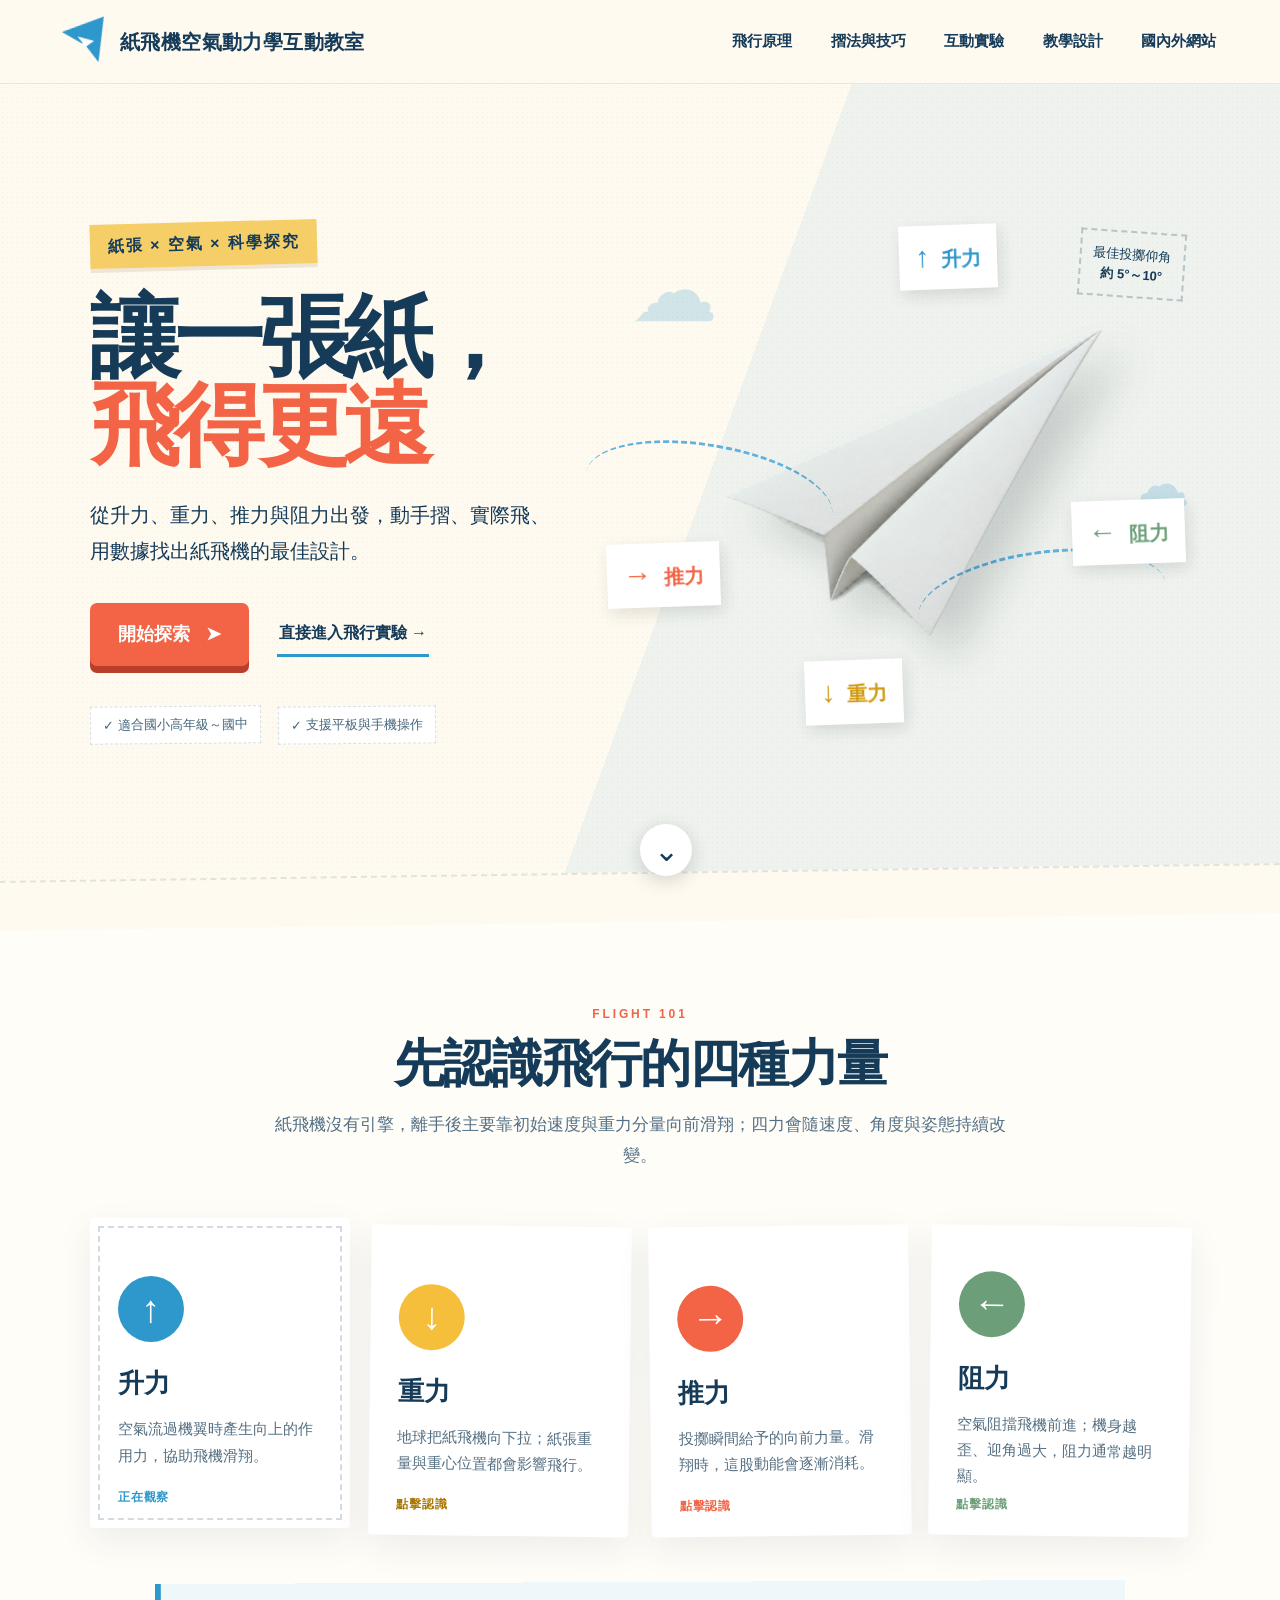
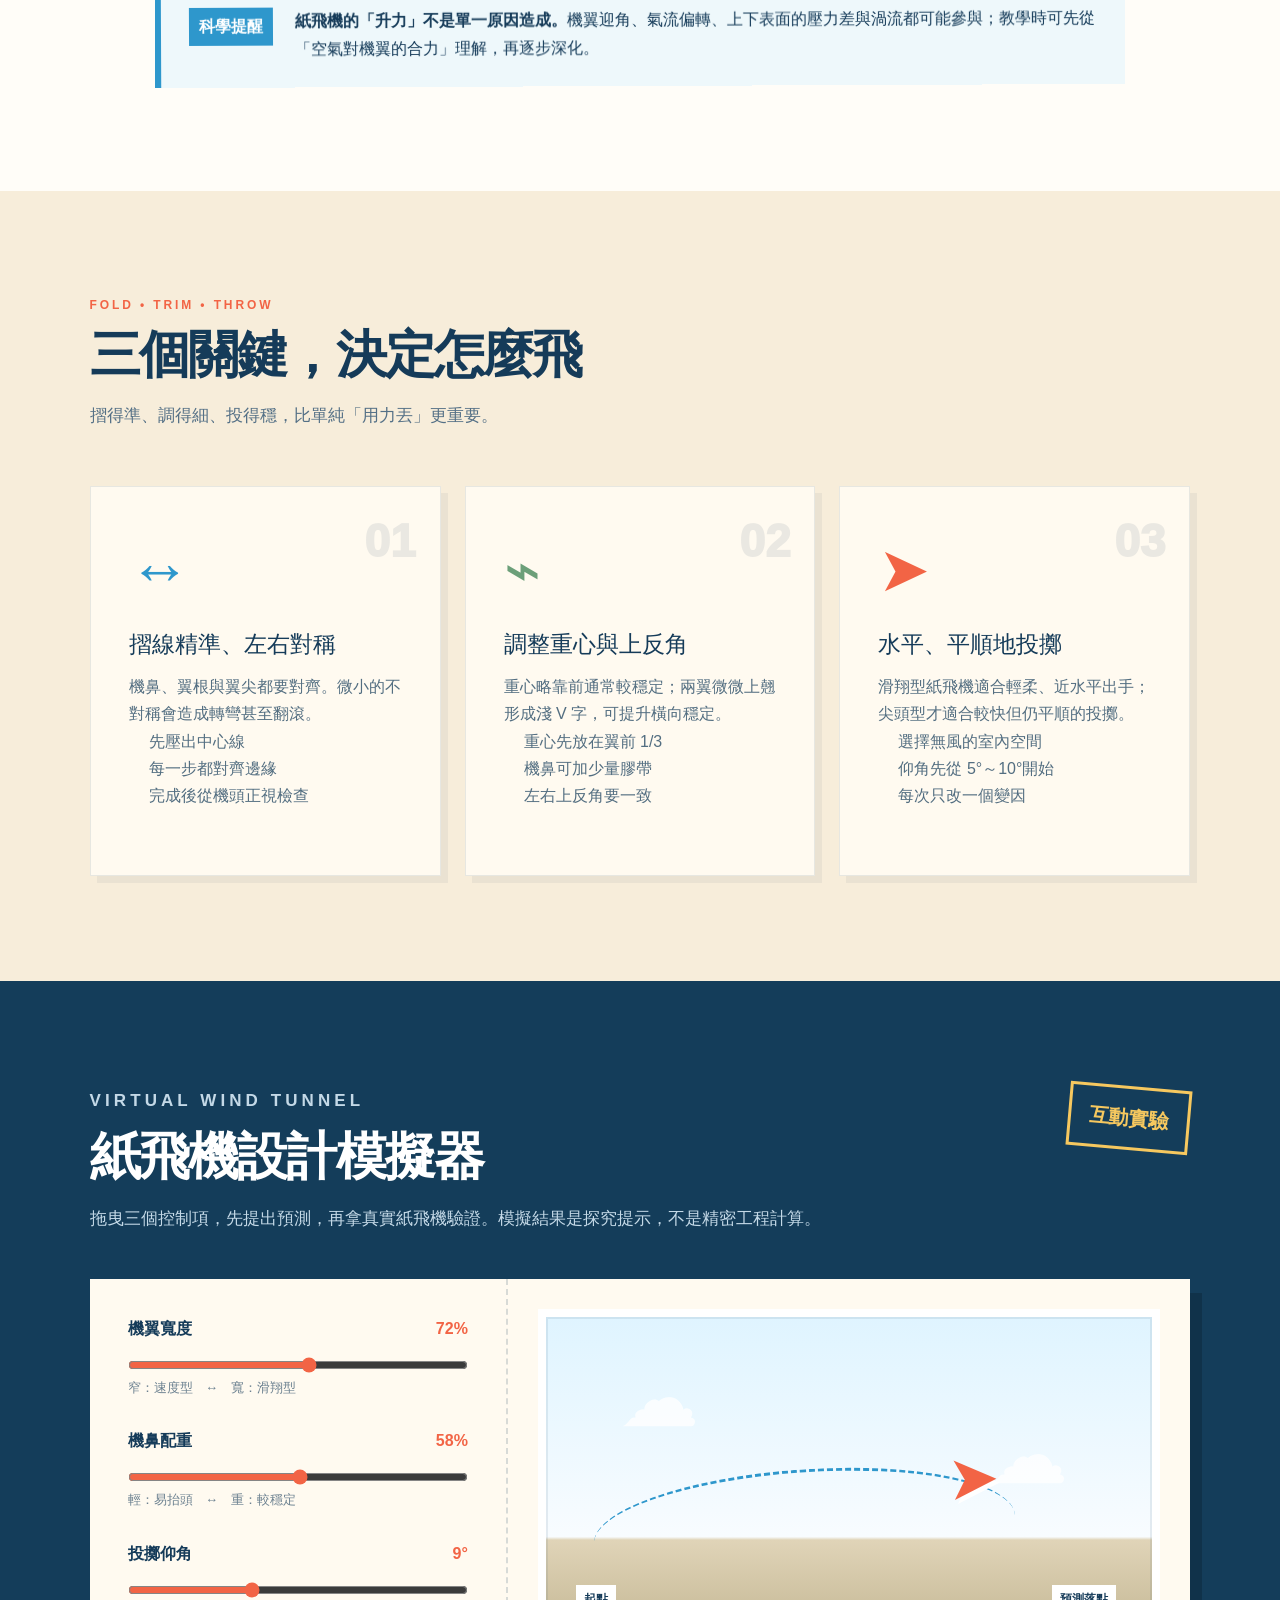
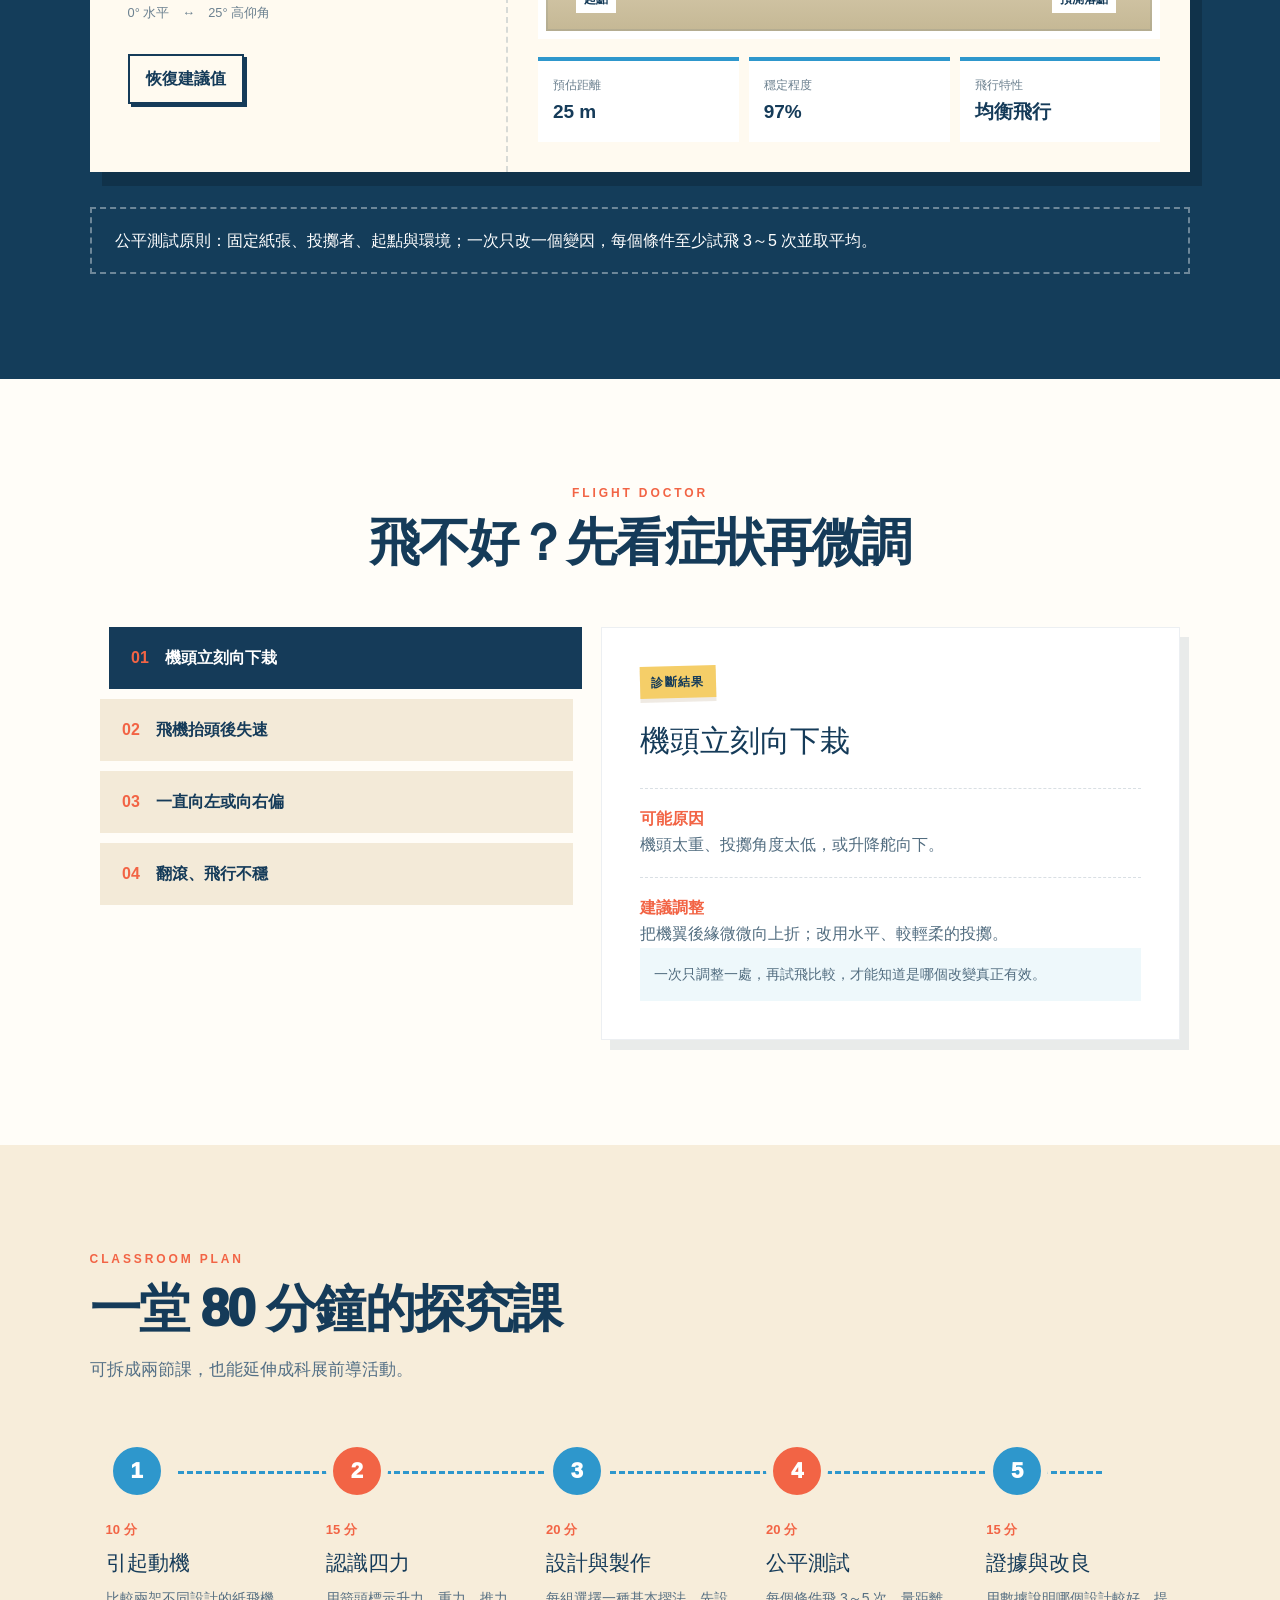
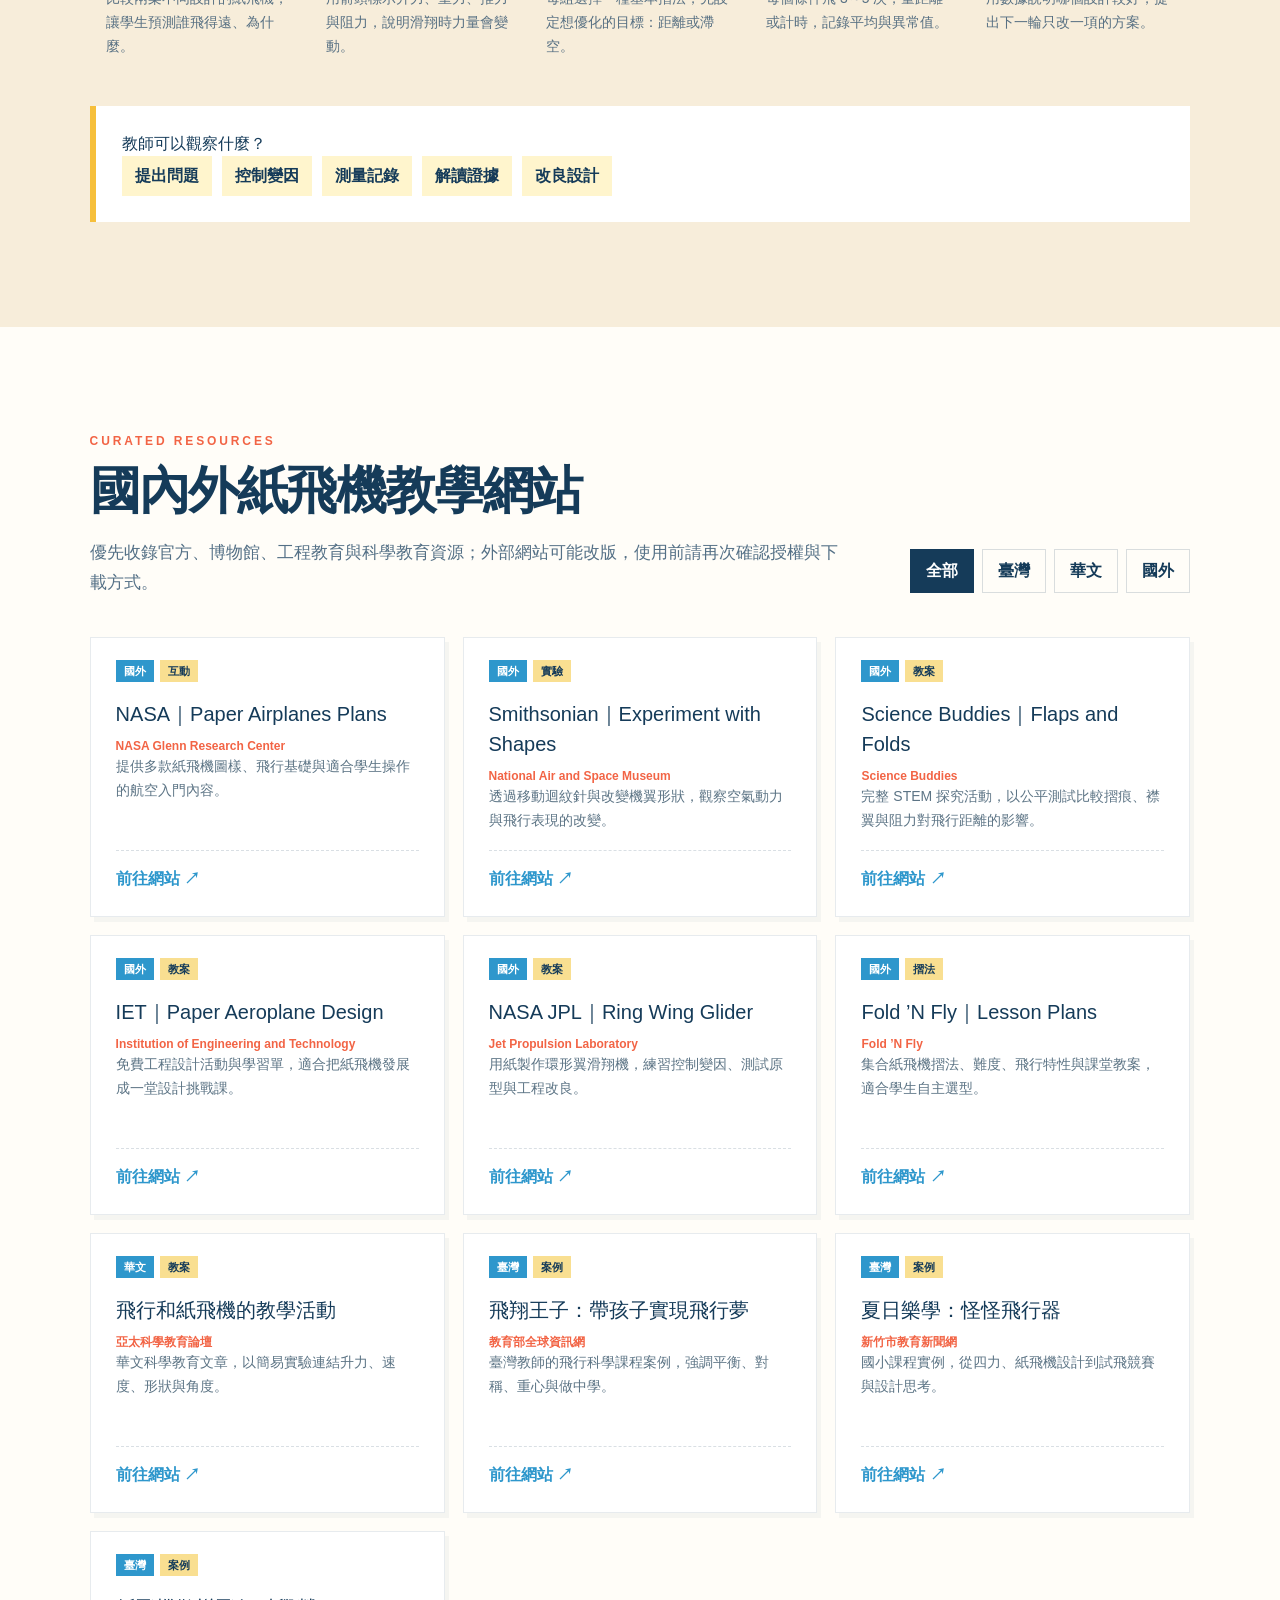
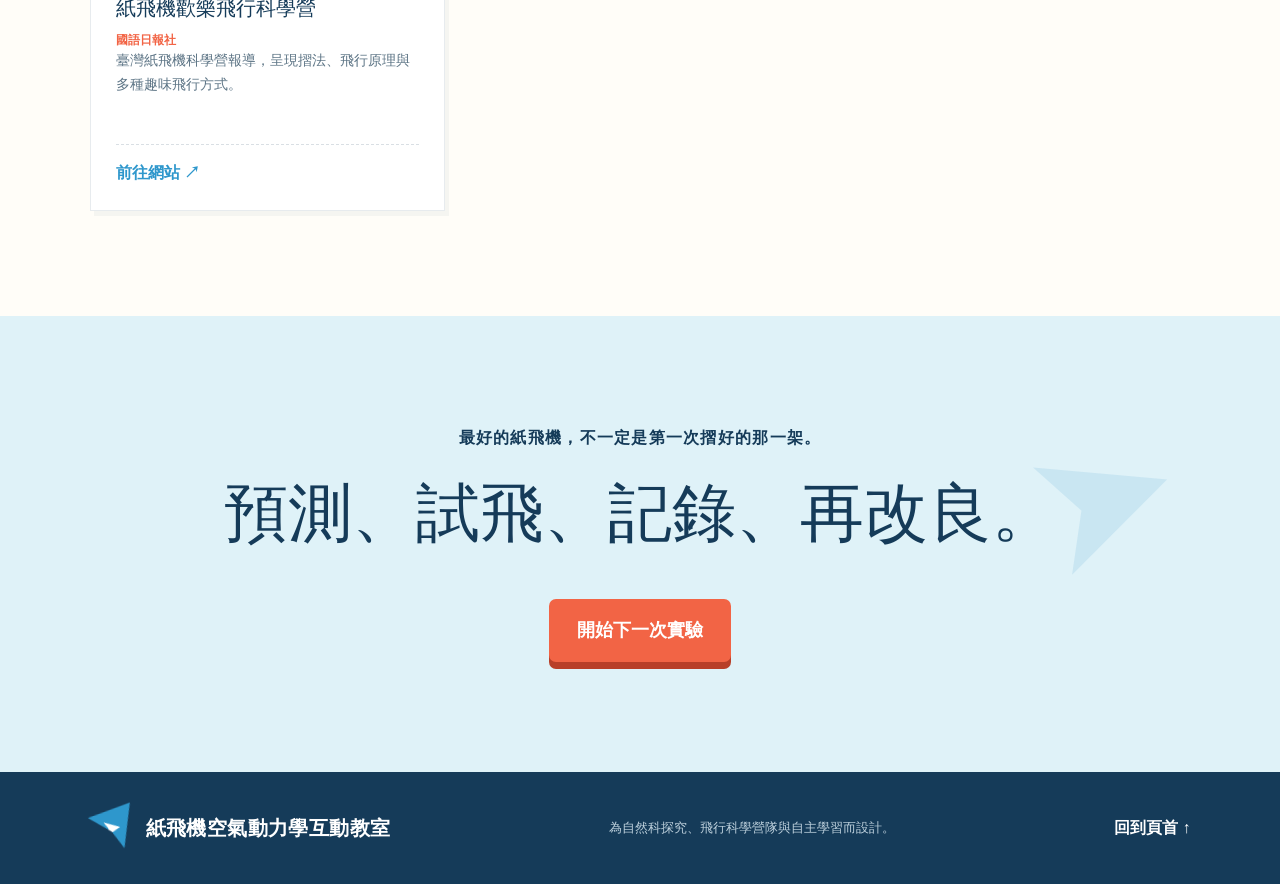
<file: index.html>
<html lang="zh-Hant"><head><meta charset="utf-8"><meta name="viewport" content="width=device-width, initial-scale=1"><link rel="preload" as="image" href="hero-plane.png"><link rel="stylesheet" href="assets/index.css" data-rsc-css-href="assets/index.css" data-precedence="vite-rsc/importer-resources"><title>紙飛機空氣動力學互動教室</title><meta name="description" content="從飛行四力、重心、摺法與投擲技巧到互動模擬、課堂探究及國內外紙飛機教學資源。"><link rel="shortcut icon" href="data:image/svg+xml,%3Csvg%20xmlns%3D%22http%3A%2F%2Fwww.w3.org%2F2000%2Fsvg%22%20data-codex-favicon-badge%3D%22codex-favicon-badge%22%20width%3D%2232%22%20height%3D%2232%22%20viewBox%3D%220%200%2032%2032%22%3E%3Cimage%20href%3D%22data%3Aimage%2Fbmp%3Bbase64%2CiVBORw0KGgoAAAANSUhEUgAAACAAAAAgCAYAAABzenr0AAACcUlEQVR4nOyXS2gTURSG%2F3MnsS%2FjrlSIGx9gKj4qZBHwgQou3LhS0I1oUXChoAtbajddGU0QxaUPRCzoogsXLtyKBV0ptEXTCl2JKIobE2gec48nhqTJ3OYxZJqB0n%2BRyZx7zz3f3Dn33DsKPkvBZwVWMu59xFuYsI0tE5A0shTEzMw5ytQbFKfZ6t2eGhLnUNlUYEsvsf6ERORvzXjVN%2FuecZhtvJC%2Fh9BIjLwA3psdplFnU%2B94KiqQr2TgsOnGOQLdSMcjD8q2mifUNiabBi9hByXAyJ4nfN7ZpDTurxS85EYbBCLZMz4fNgB2PeUhcTwCd7rmNDAj2sihCKFsfdwAEPIY3CtiBCB0NXMSiEr%2BVCfhH7hUK8GayfdluPYAJMtfNunyK63xZtUAUOi%2BXoLgNGrAoOX3fUGrU9XFKACPlUlu%2FSGXs632X54BjbeyhjU6rArA3CX6KQt0jP%2FPlg8ARUltT0iNPyYIxSSx0QER2tTlaW5lxoqvdlGiTeou3HoYpXy5oVN1oBhnh8zsBGWRdDZ0VhpXLn7gAd8AZP%2BwrDz2l%2B9r6kD36MLhgLJvM1NMOlblB6flRb%2FO5NRV3N35G22Kq05KywAjqVBA6Slh7CcjNWmjmM70BbEk%2B%2BgFeKgKQJ%2FCAbn0N%2BxN%2BgQ8ViUHSGFTs87yVgbgsdbPA14AzMOlWOGrAcA2f2nB9bNpwnO4kBTuj%2BEc5gyAzJ3BWblM1XWUGqY13XTaNx9EXBoTQEtb%2BTuycHLiKBXKBseKZ%2BoZS8UsNk%2B7ecL3bHxwod7Iw9Mckq%2BV3fJVZPjKlGvbwuLjGH1ztrW9G7Yr31fBPwAAAP%2F%2Fng4d1gAAAAZJREFUAwC9Nrc5jR3UfAAAAABJRU5ErkJggg%3D%3D%22%20width%3D%2232%22%20height%3D%2232%22%20opacity%3D%220.3%22%20%2F%3E%3Cpath%20d%3D%22M3.04536%204.45259C2.7582%203.60299%203.60299%202.7582%204.45259%203.04536L14.1828%206.33403C15.1637%206.66558%2015.0872%208.08006%2014.0715%208.39045L10.2994%209.54319C9.93919%209.65327%209.65327%209.93919%209.54319%2010.2994L8.39046%2014.0715C8.08007%2015.0872%206.66558%2015.1637%206.33404%2014.1828L3.04536%204.45259Z%22%20fill%3D%22black%22%20stroke%3D%22white%22%20stroke-width%3D%221.5%22%20stroke-linejoin%3D%22round%22%20paint-order%3D%22stroke%20fill%22%20transform%3D%22translate(-2%20-2)%20scale(2.1)%22%20%2F%3E%3C%2Fsvg%3E" data-codex-favicon-badge="true" data-codex-original-favicon-href="/favicon.svg"><link rel="icon" href="data:image/svg+xml,%3Csvg%20xmlns%3D%22http%3A%2F%2Fwww.w3.org%2F2000%2Fsvg%22%20data-codex-favicon-badge%3D%22codex-favicon-badge%22%20width%3D%2232%22%20height%3D%2232%22%20viewBox%3D%220%200%2032%2032%22%3E%3Cimage%20href%3D%22data%3Aimage%2Fbmp%3Bbase64%2CiVBORw0KGgoAAAANSUhEUgAAACAAAAAgCAYAAABzenr0AAACcUlEQVR4nOyXS2gTURSG%2F3MnsS%2FjrlSIGx9gKj4qZBHwgQou3LhS0I1oUXChoAtbajddGU0QxaUPRCzoogsXLtyKBV0ptEXTCl2JKIobE2gec48nhqTJ3OYxZJqB0n%2BRyZx7zz3f3Dn33DsKPkvBZwVWMu59xFuYsI0tE5A0shTEzMw5ytQbFKfZ6t2eGhLnUNlUYEsvsf6ERORvzXjVN%2FuecZhtvJC%2Fh9BIjLwA3psdplFnU%2B94KiqQr2TgsOnGOQLdSMcjD8q2mifUNiabBi9hByXAyJ4nfN7ZpDTurxS85EYbBCLZMz4fNgB2PeUhcTwCd7rmNDAj2sihCKFsfdwAEPIY3CtiBCB0NXMSiEr%2BVCfhH7hUK8GayfdluPYAJMtfNunyK63xZtUAUOi%2BXoLgNGrAoOX3fUGrU9XFKACPlUlu%2FSGXs632X54BjbeyhjU6rArA3CX6KQt0jP%2FPlg8ARUltT0iNPyYIxSSx0QER2tTlaW5lxoqvdlGiTeou3HoYpXy5oVN1oBhnh8zsBGWRdDZ0VhpXLn7gAd8AZP%2BwrDz2l%2B9r6kD36MLhgLJvM1NMOlblB6flRb%2FO5NRV3N35G22Kq05KywAjqVBA6Slh7CcjNWmjmM70BbEk%2B%2BgFeKgKQJ%2FCAbn0N%2BxN%2BgQ8ViUHSGFTs87yVgbgsdbPA14AzMOlWOGrAcA2f2nB9bNpwnO4kBTuj%2BEc5gyAzJ3BWblM1XWUGqY13XTaNx9EXBoTQEtb%2BTuycHLiKBXKBseKZ%2BoZS8UsNk%2B7ecL3bHxwod7Iw9Mckq%2BV3fJVZPjKlGvbwuLjGH1ztrW9G7Yr31fBPwAAAP%2F%2Fng4d1gAAAAZJREFUAwC9Nrc5jR3UfAAAAABJRU5ErkJggg%3D%3D%22%20width%3D%2232%22%20height%3D%2232%22%20opacity%3D%220.3%22%20%2F%3E%3Cpath%20d%3D%22M3.04536%204.45259C2.7582%203.60299%203.60299%202.7582%204.45259%203.04536L14.1828%206.33403C15.1637%206.66558%2015.0872%208.08006%2014.0715%208.39045L10.2994%209.54319C9.93919%209.65327%209.65327%209.93919%209.54319%2010.2994L8.39046%2014.0715C8.08007%2015.0872%206.66558%2015.1637%206.33404%2014.1828L3.04536%204.45259Z%22%20fill%3D%22black%22%20stroke%3D%22white%22%20stroke-width%3D%221.5%22%20stroke-linejoin%3D%22round%22%20paint-order%3D%22stroke%20fill%22%20transform%3D%22translate(-2%20-2)%20scale(2.1)%22%20%2F%3E%3C%2Fsvg%3E" data-codex-favicon-badge="true" data-codex-original-favicon-href="/favicon.svg"><meta name="codex-preview" content="development">









<style data-vinext-fonts="">/* cyrillic-ext */

/* cyrillic */

/* vietnamese */

/* latin-ext */

/* latin */


.__font_geist_0tvmz3h { font-family: 'Geist', sans-serif; }

.__variable_geist_0tvmz3h { --font-geist-sans: 'Geist', sans-serif; }

/* cyrillic-ext */

/* cyrillic */

/* symbols2 */

/* vietnamese */

/* latin-ext */

/* latin */


.__font_geist_mono_1diim1n { font-family: 'Geist Mono', sans-serif; }

.__variable_geist_mono_1diim1n { --font-geist-mono: 'Geist Mono', sans-serif; }
</style>
<meta property="og:type" content="website">
<meta property="og:title" content="紙飛機空氣動力學互動教室｜互動數位教材">
<meta property="og:description" content="從飛行四力、摺法與投擲技巧到互動模擬、課堂探究與教學資源，讓一張紙飛得更遠。">
<meta property="og:url" content="https://prayer168.github.io/paper-airplane-aerodynamics/">
<meta property="og:image" content="https://prayer168.github.io/paper-airplane-aerodynamics/assets/images/og-cover.png">
<meta property="og:image:width" content="1200">
<meta property="og:image:height" content="630">
<meta property="og:site_name" content="紙飛機空氣動力學互動教室">
<meta property="og:locale" content="zh_TW">
<meta name="twitter:card" content="summary_large_image">
<meta name="twitter:image" content="https://prayer168.github.io/paper-airplane-aerodynamics/assets/images/og-cover.png">
<link rel="shortcut icon" href="data:image/svg+xml,%3Csvg%20xmlns%3D%22http%3A%2F%2Fwww.w3.org%2F2000%2Fsvg%22%20data-codex-favicon-badge%3D%22codex-favicon-badge%22%20width%3D%2232%22%20height%3D%2232%22%20viewBox%3D%220%200%2032%2032%22%3E%3Cimage%20href%3D%22data%3Aimage%2Fbmp%3Bbase64%2CiVBORw0KGgoAAAANSUhEUgAAACAAAAAgCAYAAABzenr0AAACcUlEQVR4nOyXS2gTURSG%2F3MnsS%2FjrlSIGx9gKj4qZBHwgQou3LhS0I1oUXChoAtbajddGU0QxaUPRCzoogsXLtyKBV0ptEXTCl2JKIobE2gec48nhqTJ3OYxZJqB0n%2BRyZx7zz3f3Dn33DsKPkvBZwVWMu59xFuYsI0tE5A0shTEzMw5ytQbFKfZ6t2eGhLnUNlUYEsvsf6ERORvzXjVN%2FuecZhtvJC%2Fh9BIjLwA3psdplFnU%2B94KiqQr2TgsOnGOQLdSMcjD8q2mifUNiabBi9hByXAyJ4nfN7ZpDTurxS85EYbBCLZMz4fNgB2PeUhcTwCd7rmNDAj2sihCKFsfdwAEPIY3CtiBCB0NXMSiEr%2BVCfhH7hUK8GayfdluPYAJMtfNunyK63xZtUAUOi%2BXoLgNGrAoOX3fUGrU9XFKACPlUlu%2FSGXs632X54BjbeyhjU6rArA3CX6KQt0jP%2FPlg8ARUltT0iNPyYIxSSx0QER2tTlaW5lxoqvdlGiTeou3HoYpXy5oVN1oBhnh8zsBGWRdDZ0VhpXLn7gAd8AZP%2BwrDz2l%2B9r6kD36MLhgLJvM1NMOlblB6flRb%2FO5NRV3N35G22Kq05KywAjqVBA6Slh7CcjNWmjmM70BbEk%2B%2BgFeKgKQJ%2FCAbn0N%2BxN%2BgQ8ViUHSGFTs87yVgbgsdbPA14AzMOlWOGrAcA2f2nB9bNpwnO4kBTuj%2BEc5gyAzJ3BWblM1XWUGqY13XTaNx9EXBoTQEtb%2BTuycHLiKBXKBseKZ%2BoZS8UsNk%2B7ecL3bHxwod7Iw9Mckq%2BV3fJVZPjKlGvbwuLjGH1ztrW9G7Yr31fBPwAAAP%2F%2Fng4d1gAAAAZJREFUAwC9Nrc5jR3UfAAAAABJRU5ErkJggg%3D%3D%22%20width%3D%2232%22%20height%3D%2232%22%20opacity%3D%220.3%22%20%2F%3E%3Cpath%20d%3D%22M3.04536%204.45259C2.7582%203.60299%203.60299%202.7582%204.45259%203.04536L14.1828%206.33403C15.1637%206.66558%2015.0872%208.08006%2014.0715%208.39045L10.2994%209.54319C9.93919%209.65327%209.65327%209.93919%209.54319%2010.2994L8.39046%2014.0715C8.08007%2015.0872%206.66558%2015.1637%206.33404%2014.1828L3.04536%204.45259Z%22%20fill%3D%22black%22%20stroke%3D%22white%22%20stroke-width%3D%221.5%22%20stroke-linejoin%3D%22round%22%20paint-order%3D%22stroke%20fill%22%20transform%3D%22translate(-2%20-2)%20scale(2.1)%22%20%2F%3E%3C%2Fsvg%3E" data-codex-favicon-badge="true" data-codex-original-favicon-href="/favicon.svg"><link rel="icon" href="data:image/svg+xml,%3Csvg%20xmlns%3D%22http%3A%2F%2Fwww.w3.org%2F2000%2Fsvg%22%20data-codex-favicon-badge%3D%22codex-favicon-badge%22%20width%3D%2232%22%20height%3D%2232%22%20viewBox%3D%220%200%2032%2032%22%3E%3Cimage%20href%3D%22data%3Aimage%2Fbmp%3Bbase64%2CiVBORw0KGgoAAAANSUhEUgAAACAAAAAgCAYAAABzenr0AAACcUlEQVR4nOyXS2gTURSG%2F3MnsS%2FjrlSIGx9gKj4qZBHwgQou3LhS0I1oUXChoAtbajddGU0QxaUPRCzoogsXLtyKBV0ptEXTCl2JKIobE2gec48nhqTJ3OYxZJqB0n%2BRyZx7zz3f3Dn33DsKPkvBZwVWMu59xFuYsI0tE5A0shTEzMw5ytQbFKfZ6t2eGhLnUNlUYEsvsf6ERORvzXjVN%2FuecZhtvJC%2Fh9BIjLwA3psdplFnU%2B94KiqQr2TgsOnGOQLdSMcjD8q2mifUNiabBi9hByXAyJ4nfN7ZpDTurxS85EYbBCLZMz4fNgB2PeUhcTwCd7rmNDAj2sihCKFsfdwAEPIY3CtiBCB0NXMSiEr%2BVCfhH7hUK8GayfdluPYAJMtfNunyK63xZtUAUOi%2BXoLgNGrAoOX3fUGrU9XFKACPlUlu%2FSGXs632X54BjbeyhjU6rArA3CX6KQt0jP%2FPlg8ARUltT0iNPyYIxSSx0QER2tTlaW5lxoqvdlGiTeou3HoYpXy5oVN1oBhnh8zsBGWRdDZ0VhpXLn7gAd8AZP%2BwrDz2l%2B9r6kD36MLhgLJvM1NMOlblB6flRb%2FO5NRV3N35G22Kq05KywAjqVBA6Slh7CcjNWmjmM70BbEk%2B%2BgFeKgKQJ%2FCAbn0N%2BxN%2BgQ8ViUHSGFTs87yVgbgsdbPA14AzMOlWOGrAcA2f2nB9bNpwnO4kBTuj%2BEc5gyAzJ3BWblM1XWUGqY13XTaNx9EXBoTQEtb%2BTuycHLiKBXKBseKZ%2BoZS8UsNk%2B7ecL3bHxwod7Iw9Mckq%2BV3fJVZPjKlGvbwuLjGH1ztrW9G7Yr31fBPwAAAP%2F%2Fng4d1gAAAAZJREFUAwC9Nrc5jR3UfAAAAABJRU5ErkJggg%3D%3D%22%20width%3D%2232%22%20height%3D%2232%22%20opacity%3D%220.3%22%20%2F%3E%3Cpath%20d%3D%22M3.04536%204.45259C2.7582%203.60299%203.60299%202.7582%204.45259%203.04536L14.1828%206.33403C15.1637%206.66558%2015.0872%208.08006%2014.0715%208.39045L10.2994%209.54319C9.93919%209.65327%209.65327%209.93919%209.54319%2010.2994L8.39046%2014.0715C8.08007%2015.0872%206.66558%2015.1637%206.33404%2014.1828L3.04536%204.45259Z%22%20fill%3D%22black%22%20stroke%3D%22white%22%20stroke-width%3D%221.5%22%20stroke-linejoin%3D%22round%22%20paint-order%3D%22stroke%20fill%22%20transform%3D%22translate(-2%20-2)%20scale(2.1)%22%20%2F%3E%3C%2Fsvg%3E" data-codex-favicon-badge="true" data-codex-original-favicon-href="/favicon.svg"></head><body class="__variable_geist_0tvmz3h __variable_geist_mono_1diim1n antialiased"><main><header class="topbar"><a class="brand" href="#top" aria-label="回到首頁"><span class="brand-plane">➤</span><span>紙飛機空氣動力學<span class="brand-extra">互動教室</span></span></a><button class="menu-button" aria-label="開啟導覽" aria-expanded="false">☰</button><nav class="nav" aria-label="主要導覽"><a href="#forces">飛行原理</a><a href="#skills">摺法與技巧</a><a href="#lab">互動實驗</a><a href="#lesson">教學設計</a><a href="#resources">國內外網站</a></nav></header><section class="hero" id="top"><div class="hero-copy"><p class="tape">紙張 × 空氣 × 科學探究</p><h1>讓一張紙，<br><span>飛得更遠</span></h1><p class="hero-lead">從升力、重力、推力與阻力出發，動手摺、實際飛、用數據找出紙飛機的最佳設計。</p><div class="hero-actions"><a class="primary-button" href="#forces">開始探索 <span>➤</span></a><a class="text-button" href="#lab">直接進入飛行實驗 →</a></div><div class="quick-notes"><span>✓ 適合國小高年級～國中</span><span>✓ 支援平板與手機操作</span></div></div><div class="hero-visual" aria-label="紙飛機四力示意"><div class="cloud cloud-one">☁</div><div class="cloud cloud-two">☁</div><div class="flight-line line-one"></div><div class="flight-line line-two"></div><img class="hero-plane-img" src="hero-plane.png" alt="向右上方滑翔的白色紙飛機"><div class="force-tag lift"><b>↑</b> 升力</div><div class="force-tag thrust"><b>→</b> 推力</div><div class="force-tag drag"><b>←</b> 阻力</div><div class="force-tag gravity"><b>↓</b> 重力</div><div class="angle-note">最佳投擲仰角<br><strong>約 5°～10°</strong></div></div><a class="scroll-cue" href="#forces" aria-label="向下閱讀">⌄</a></section><section class="section forces-section" id="forces"><div class="section-heading"><p class="eyebrow">FLIGHT 101</p><h2>先認識飛行的四種力量</h2><p>紙飛機沒有引擎，離手後主要靠初始速度與重力分量向前滑翔；四力會隨速度、角度與姿態持續改變。</p></div><div class="force-grid"><button class="force-card blue active"><span class="force-icon">↑</span><strong>升力</strong><small>空氣流過機翼時產生向上的作用力，協助飛機滑翔。</small><span class="learn-more">正在觀察</span></button><button class="force-card yellow "><span class="force-icon">↓</span><strong>重力</strong><small>地球把紙飛機向下拉；紙張重量與重心位置都會影響飛行。</small><span class="learn-more">點擊認識</span></button><button class="force-card coral "><span class="force-icon">→</span><strong>推力</strong><small>投擲瞬間給予的向前力量。滑翔時，這股動能會逐漸消耗。</small><span class="learn-more">點擊認識</span></button><button class="force-card green "><span class="force-icon">←</span><strong>阻力</strong><small>空氣阻擋飛機前進；機身越歪、迎角過大，阻力通常越明顯。</small><span class="learn-more">點擊認識</span></button></div><div class="science-note"><span class="pin">科學提醒</span><p><strong>紙飛機的「升力」不是單一原因造成。</strong>機翼迎角、氣流偏轉、上下表面的壓力差與渦流都可能參與；教學時可先從「空氣對機翼的合力」理解，再逐步深化。</p></div></section><section class="section skills-section" id="skills"><div class="section-heading left"><p class="eyebrow">FOLD • TRIM • THROW</p><h2>三個關鍵，決定怎麼飛</h2><p>摺得準、調得細、投得穩，比單純「用力丟」更重要。</p></div><div class="skill-grid"><article><span class="step-no">01</span><div class="skill-doodle symmetry">↔</div><h3>摺線精準、左右對稱</h3><p>機鼻、翼根與翼尖都要對齊。微小的不對稱會造成轉彎甚至翻滾。</p><ul><li>先壓出中心線</li><li>每一步都對齊邊緣</li><li>完成後從機頭正視檢查</li></ul></article><article><span class="step-no">02</span><div class="skill-doodle dihedral">⌁</div><h3>調整重心與上反角</h3><p>重心略靠前通常較穩定；兩翼微微上翹形成淺 V 字，可提升橫向穩定。</p><ul><li>重心先放在翼前 1/3</li><li>機鼻可加少量膠帶</li><li>左右上反角要一致</li></ul></article><article><span class="step-no">03</span><div class="skill-doodle throw">➤</div><h3>水平、平順地投擲</h3><p>滑翔型紙飛機適合輕柔、近水平出手；尖頭型才適合較快但仍平順的投擲。</p><ul><li>選擇無風的室內空間</li><li>仰角先從 5°～10°開始</li><li>每次只改一個變因</li></ul></article></div></section><section class="section lab-section" id="lab"><div class="lab-header"><div><p class="eyebrow">VIRTUAL WIND TUNNEL</p><h2>紙飛機設計模擬器</h2><p>拖曳三個控制項，先提出預測，再拿真實紙飛機驗證。模擬結果是探究提示，不是精密工程計算。</p></div><span class="lab-stamp">互動實驗</span></div><div class="lab-panel"><div class="controls"><label><span>機翼寬度 <b>72<!-- -->%</b></span><input type="range" min="40" max="100" value="72"><small>窄：速度型　↔　寬：滑翔型</small></label><label><span>機鼻配重 <b>58<!-- -->%</b></span><input type="range" min="25" max="90" value="58"><small>輕：易抬頭　↔　重：較穩定</small></label><label><span>投擲仰角 <b>9<!-- -->°</b></span><input type="range" min="0" max="25" value="9"><small>0° 水平　↔　25° 高仰角</small></label><button class="reset-button">恢復建議值</button></div><div class="simulator"><div class="sim-sky"><div class="sim-path" style="width:67%;transform:rotate(-3.3499999999999996deg)"></div><div class="sim-plane" style="left:63%;transform:rotate(-2.2deg) scale(0.99)">➤</div><span class="start-label">起點</span><span class="finish-label">預測落點</span></div><div class="sim-results"><div><span>預估距離</span><strong>22<!-- --> m</strong></div><div><span>穩定程度</span><strong>91<!-- -->%</strong></div><div><span>飛行特性</span><strong>均衡飛行</strong></div></div></div></div><p class="fair-test">公平測試原則：固定紙張、投擲者、起點與環境；一次只改一個變因，每個條件至少試飛 3～5 次並取平均。</p></section><section class="section diagnose-section"><div class="section-heading"><p class="eyebrow">FLIGHT DOCTOR</p><h2>飛不好？先看症狀再微調</h2></div><div class="diagnose-layout"><div class="symptom-list" role="tablist" aria-label="紙飛機飛行問題"><button class="active" role="tab"><span>01</span>機頭立刻向下栽</button><button class="" role="tab"><span>02</span>飛機抬頭後失速</button><button class="" role="tab"><span>03</span>一直向左或向右偏</button><button class="" role="tab"><span>04</span>翻滾、飛行不穩</button></div><div class="diagnosis-card" role="tabpanel"><span class="tape-mini">診斷結果</span><h3>機頭立刻向下栽</h3><div><b>可能原因</b><p>機頭太重、投擲角度太低，或升降舵向下。</p></div><div><b>建議調整</b><p>把機翼後緣微微向上折；改用水平、較輕柔的投擲。</p></div><p class="one-change">一次只調整一處，再試飛比較，才能知道是哪個改變真正有效。</p></div></div></section><section class="section lesson-section" id="lesson"><div class="section-heading left"><p class="eyebrow">CLASSROOM PLAN</p><h2>一堂 80 分鐘的探究課</h2><p>可拆成兩節課，也能延伸成科展前導活動。</p></div><div class="timeline"><article><span class="timeline-dot">1</span><b>10 分</b><h3>引起動機</h3><p>比較兩架不同設計的紙飛機，讓學生預測誰飛得遠、為什麼。</p></article><article><span class="timeline-dot">2</span><b>15 分</b><h3>認識四力</h3><p>用箭頭標示升力、重力、推力與阻力，說明滑翔時力量會變動。</p></article><article><span class="timeline-dot">3</span><b>20 分</b><h3>設計與製作</h3><p>每組選擇一種基本摺法，先設定想優化的目標：距離或滯空。</p></article><article><span class="timeline-dot">4</span><b>20 分</b><h3>公平測試</h3><p>每個條件飛 3～5 次，量距離或計時，記錄平均與異常值。</p></article><article><span class="timeline-dot">5</span><b>15 分</b><h3>證據與改良</h3><p>用數據說明哪個設計較好，提出下一輪只改一項的方案。</p></article></div><div class="assessment"><h3>教師可以觀察什麼？</h3><div><span>提出問題</span><span>控制變因</span><span>測量記錄</span><span>解讀證據</span><span>改良設計</span></div></div></section><section class="section resources-section" id="resources"><div class="resources-top"><div class="section-heading left"><p class="eyebrow">CURATED RESOURCES</p><h2>國內外紙飛機教學網站</h2><p>優先收錄官方、博物館、工程教育與科學教育資源；外部網站可能改版，使用前請再次確認授權與下載方式。</p></div><div class="filter-buttons" aria-label="篩選網站地區"><button class="active">全部</button><button class="">臺灣</button><button class="">華文</button><button class="">國外</button></div></div><div class="resource-grid"><a class="resource-card" href="https://www1.grc.nasa.gov/beginners-guide-to-aeronautics/paper-airplanes-plans/" target="_blank" rel="noreferrer"><div><span class="region">國外</span><span class="type">互動</span></div><h3>NASA｜Paper Airplanes Plans</h3><b>NASA Glenn Research Center</b><p>提供多款紙飛機圖樣、飛行基礎與適合學生操作的航空入門內容。</p><span class="visit">前往網站 ↗</span></a><a class="resource-card" href="https://airandspace.si.edu/learn/learning-resources/experiment-paper-airplane-shapes" target="_blank" rel="noreferrer"><div><span class="region">國外</span><span class="type">實驗</span></div><h3>Smithsonian｜Experiment with Shapes</h3><b>National Air and Space Museum</b><p>透過移動迴紋針與改變機翼形狀，觀察空氣動力與飛行表現的改變。</p><span class="visit">前往網站 ↗</span></a><a class="resource-card" href="https://www.sciencebuddies.org/stem-activities/paper-airplanes-aerodynamics" target="_blank" rel="noreferrer"><div><span class="region">國外</span><span class="type">教案</span></div><h3>Science Buddies｜Flaps and Folds</h3><b>Science Buddies</b><p>完整 STEM 探究活動，以公平測試比較摺痕、襟翼與阻力對飛行距離的影響。</p><span class="visit">前往網站 ↗</span></a><a class="resource-card" href="https://education.theiet.org/secondary/teaching-resources/paper-aeroplane-design" target="_blank" rel="noreferrer"><div><span class="region">國外</span><span class="type">教案</span></div><h3>IET｜Paper Aeroplane Design</h3><b>Institution of Engineering and Technology</b><p>免費工程設計活動與學習單，適合把紙飛機發展成一堂設計挑戰課。</p><span class="visit">前往網站 ↗</span></a><a class="resource-card" href="https://www.jpl.nasa.gov/edu/resources/lesson-plan/the-ring-wing-glider/" target="_blank" rel="noreferrer"><div><span class="region">國外</span><span class="type">教案</span></div><h3>NASA JPL｜Ring Wing Glider</h3><b>Jet Propulsion Laboratory</b><p>用紙製作環形翼滑翔機，練習控制變因、測試原型與工程改良。</p><span class="visit">前往網站 ↗</span></a><a class="resource-card" href="https://www.foldnfly.com/lounge/lesson-plans.php" target="_blank" rel="noreferrer"><div><span class="region">國外</span><span class="type">摺法</span></div><h3>Fold ’N Fly｜Lesson Plans</h3><b>Fold ’N Fly</b><p>集合紙飛機摺法、難度、飛行特性與課堂教案，適合學生自主選型。</p><span class="visit">前往網站 ↗</span></a><a class="resource-card" href="https://www.eduhk.hk/apfslt/v5_issue1/ngph/ngph4.htm" target="_blank" rel="noreferrer"><div><span class="region">華文</span><span class="type">教案</span></div><h3>飛行和紙飛機的教學活動</h3><b>亞太科學教育論壇</b><p>華文科學教育文章，以簡易實驗連結升力、速度、形狀與角度。</p><span class="visit">前往網站 ↗</span></a><a class="resource-card" href="https://www.edu.tw/News_Content.aspx?n=9E7AC85F1954DDA8&amp;s=B5B6DF18F961463C" target="_blank" rel="noreferrer"><div><span class="region">臺灣</span><span class="type">案例</span></div><h3>飛翔王子：帶孩子實現飛行夢</h3><b>教育部全球資訊網</b><p>臺灣教師的飛行科學課程案例，強調平衡、對稱、重心與做中學。</p><span class="visit">前往網站 ↗</span></a><a class="resource-card" href="https://schnews.hc.edu.tw/News/Details/200168" target="_blank" rel="noreferrer"><div><span class="region">臺灣</span><span class="type">案例</span></div><h3>夏日樂學：怪怪飛行器</h3><b>新竹市教育新聞網</b><p>國小課程實例，從四力、紙飛機設計到試飛競賽與設計思考。</p><span class="visit">前往網站 ↗</span></a><a class="resource-card" href="https://www.mdnkids.com/content.asp?sn=11052" target="_blank" rel="noreferrer"><div><span class="region">臺灣</span><span class="type">案例</span></div><h3>紙飛機歡樂飛行科學營</h3><b>國語日報社</b><p>臺灣紙飛機科學營報導，呈現摺法、飛行原理與多種趣味飛行方式。</p><span class="visit">前往網站 ↗</span></a></div></section><section class="closing"><span class="closing-plane">➤</span><p>最好的紙飛機，不一定是第一次摺好的那一架。</p><h2>預測、試飛、記錄、再改良。</h2><a class="primary-button" href="#lab">開始下一次實驗</a></section><footer><div class="brand"><span class="brand-plane">➤</span><span>紙飛機空氣動力學互動教室</span></div><p>為自然科探究、飛行科學營隊與自主學習而設計。</p><a href="#top">回到頁首 ↑</a></footer></main><script src="assets/site.js"></script><script src="https://prayer168.github.io/science-portal/assets/material-visit-count.js" data-material="https://prayer168.github.io/paper-airplane-aerodynamics/" defer></script>
</body></html>
</file>
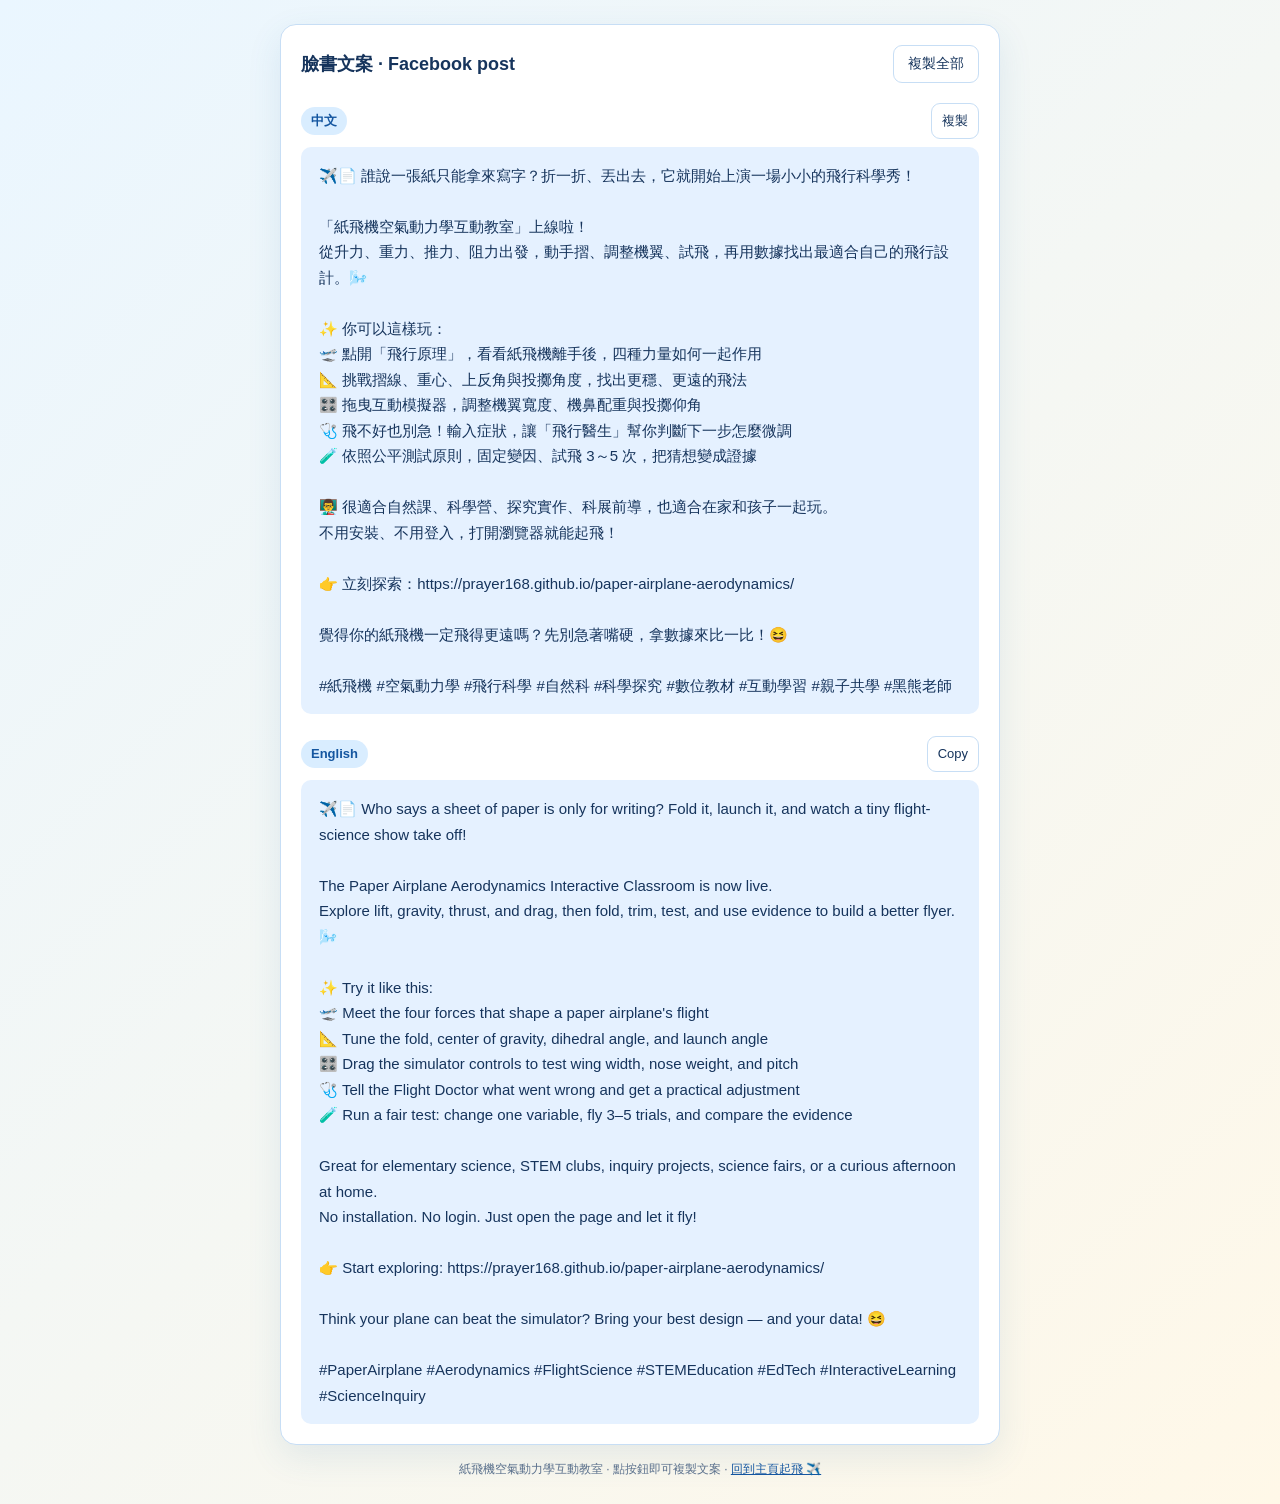
<file: share/facebook-post.html>
<!DOCTYPE html>
<html lang="zh-Hant">
<head>
<meta charset="utf-8">
<meta name="viewport" content="width=device-width, initial-scale=1">
<title>臉書文案 · Facebook post — 紙飛機空氣動力學互動教室</title>
<meta property="og:type" content="website">
<meta property="og:title" content="臉書文案 · 紙飛機空氣動力學互動教室">
<meta property="og:description" content="紙飛機空氣動力學互動教室的中英雙語分享文，一鍵複製即可分享。">
<meta property="og:url" content="https://prayer168.github.io/paper-airplane-aerodynamics/share/facebook-post.html">
<meta property="og:image" content="https://prayer168.github.io/paper-airplane-aerodynamics/assets/images/og-cover.png">
<meta property="og:image:width" content="1200">
<meta property="og:image:height" content="630">
<meta property="og:site_name" content="紙飛機空氣動力學互動教室">
<meta property="og:locale" content="zh_TW">
<meta name="twitter:card" content="summary_large_image">
<meta name="twitter:image" content="https://prayer168.github.io/paper-airplane-aerodynamics/assets/images/og-cover.png">
<style>
:root{--bg:#eef6ff;--card:#fff;--surface:#e5f1ff;--text:#16345c;--muted:#5a708c;--info-bg:#d9edff;--info-text:#1456a0;--border:#c7def5}
*{box-sizing:border-box}body{margin:0;background:linear-gradient(135deg,#eaf6ff,#fff8e8);color:var(--text);font-family:-apple-system,"Segoe UI","Noto Sans TC","Microsoft JhengHei",sans-serif;line-height:1.7;padding:24px 16px}.wrap{max-width:720px;margin:0 auto}.card{background:var(--card);border:1px solid var(--border);border-radius:16px;padding:20px;box-shadow:0 12px 35px #2b6ca21c}.head,.seg-head{display:flex;align-items:center;justify-content:space-between;gap:12px}.head{margin-bottom:20px}.title{font-size:18px;font-weight:800}button{font:inherit;font-size:14px;cursor:pointer;color:var(--text);background:transparent;border:1px solid var(--border);border-radius:9px;padding:6px 14px;min-height:36px}button:hover{background:var(--surface)}.seg{margin-bottom:22px}.seg:last-child{margin-bottom:0}.seg-head{margin-bottom:8px}.tag{font-size:13px;font-weight:700;color:var(--info-text);background:var(--info-bg);padding:3px 10px;border-radius:999px}.post{white-space:pre-wrap;font-size:15px;background:var(--surface);border-radius:10px;padding:16px 18px;word-break:break-word}.small{font-size:13px;padding:4px 10px}.foot{margin:14px auto 0;font-size:12px;color:var(--muted);text-align:center}.foot a{color:var(--info-text)}
</style>
</head>
<body>
<div class="wrap"><div class="card">
<div class="head"><span class="title">臉書文案 · Facebook post</span><button id="copy-all">複製全部</button></div>
<div class="seg"><div class="seg-head"><span class="tag">中文</span><button class="copy-one small" data-target="zh">複製</button></div>
<div id="zh" class="post">✈️📄 誰說一張紙只能拿來寫字？折一折、丟出去，它就開始上演一場小小的飛行科學秀！

「紙飛機空氣動力學互動教室」上線啦！
從升力、重力、推力、阻力出發，動手摺、調整機翼、試飛，再用數據找出最適合自己的飛行設計。🌬️

✨ 你可以這樣玩：
🛫 點開「飛行原理」，看看紙飛機離手後，四種力量如何一起作用
📐 挑戰摺線、重心、上反角與投擲角度，找出更穩、更遠的飛法
🎛️ 拖曳互動模擬器，調整機翼寬度、機鼻配重與投擲仰角
🩺 飛不好也別急！輸入症狀，讓「飛行醫生」幫你判斷下一步怎麼微調
🧪 依照公平測試原則，固定變因、試飛 3～5 次，把猜想變成證據

👨‍🏫 很適合自然課、科學營、探究實作、科展前導，也適合在家和孩子一起玩。
不用安裝、不用登入，打開瀏覽器就能起飛！

👉 立刻探索：https://prayer168.github.io/paper-airplane-aerodynamics/

覺得你的紙飛機一定飛得更遠嗎？先別急著嘴硬，拿數據來比一比！😆

#紙飛機 #空氣動力學 #飛行科學 #自然科 #科學探究 #數位教材 #互動學習 #親子共學 #黑熊老師</div></div>
<div class="seg"><div class="seg-head"><span class="tag">English</span><button class="copy-one small" data-target="en">Copy</button></div>
<div id="en" class="post">✈️📄 Who says a sheet of paper is only for writing? Fold it, launch it, and watch a tiny flight-science show take off!

The Paper Airplane Aerodynamics Interactive Classroom is now live.
Explore lift, gravity, thrust, and drag, then fold, trim, test, and use evidence to build a better flyer. 🌬️

✨ Try it like this:
🛫 Meet the four forces that shape a paper airplane's flight
📐 Tune the fold, center of gravity, dihedral angle, and launch angle
🎛️ Drag the simulator controls to test wing width, nose weight, and pitch
🩺 Tell the Flight Doctor what went wrong and get a practical adjustment
🧪 Run a fair test: change one variable, fly 3–5 trials, and compare the evidence

Great for elementary science, STEM clubs, inquiry projects, science fairs, or a curious afternoon at home.
No installation. No login. Just open the page and let it fly!

👉 Start exploring: https://prayer168.github.io/paper-airplane-aerodynamics/

Think your plane can beat the simulator? Bring your best design — and your data! 😆

#PaperAirplane #Aerodynamics #FlightScience #STEMEducation #EdTech #InteractiveLearning #ScienceInquiry</div></div>
</div><p class="foot">紙飛機空氣動力學互動教室 · 點按鈕即可複製文案 · <a href="../">回到主頁起飛 ✈️</a></p></div>
<script>
(function(){function flash(btn,ok){var prev=btn.textContent;btn.textContent=ok;setTimeout(function(){btn.textContent=prev},1600)}function fallback(text,btn,ok){var ta=document.createElement("textarea");ta.value=text;ta.style.position="fixed";ta.style.opacity="0";document.body.appendChild(ta);ta.select();try{document.execCommand("copy");flash(btn,ok)}catch(e){}document.body.removeChild(ta)}function copy(text,btn,ok){if(navigator.clipboard&&navigator.clipboard.writeText){navigator.clipboard.writeText(text).then(function(){flash(btn,ok)}).catch(function(){fallback(text,btn,ok)})}else fallback(text,btn,ok)}var zh=document.getElementById("zh").textContent,en=document.getElementById("en").textContent;document.getElementById("copy-all").addEventListener("click",function(){copy(zh+"\n\n— — —\n\n"+en,this,"已複製！")});document.querySelectorAll(".copy-one").forEach(function(b){b.addEventListener("click",function(){var t=this.getAttribute("data-target");copy(document.getElementById(t).textContent,this,t==="zh"?"已複製！":"Copied!")})})})();
</script>
</body>
</html>
</file>
<file: assets/index.css>
/*! tailwindcss v4.2.1 | MIT License | https://tailwindcss.com */
@layer properties{@supports (((-webkit-hyphens:none)) and (not (margin-trim:inline))) or ((-moz-orient:inline) and (not (color:rgb(from red r g b)))){*,:before,:after,::backdrop{--tw-rotate-x:initial;--tw-rotate-y:initial;--tw-rotate-z:initial;--tw-skew-x:initial;--tw-skew-y:initial;--tw-blur:initial;--tw-brightness:initial;--tw-contrast:initial;--tw-grayscale:initial;--tw-hue-rotate:initial;--tw-invert:initial;--tw-opacity:initial;--tw-saturate:initial;--tw-sepia:initial;--tw-drop-shadow:initial;--tw-drop-shadow-color:initial;--tw-drop-shadow-alpha:100%;--tw-drop-shadow-size:initial}}}@layer theme{:root,:host{--font-sans:ui-sans-serif, system-ui, sans-serif, "Apple Color Emoji", "Segoe UI Emoji", "Segoe UI Symbol", "Noto Color Emoji";--font-mono:ui-monospace, SFMono-Regular, Menlo, Monaco, Consolas, "Liberation Mono", "Courier New", monospace;--spacing:.25rem;--default-font-family:var(--font-sans);--default-mono-font-family:var(--font-mono)}}@layer base{*,:after,:before,::backdrop{box-sizing:border-box;border:0 solid;margin:0;padding:0}::file-selector-button{box-sizing:border-box;border:0 solid;margin:0;padding:0}html,:host{-webkit-text-size-adjust:100%;tab-size:4;line-height:1.5;font-family:var(--default-font-family,ui-sans-serif, system-ui, sans-serif, "Apple Color Emoji", "Segoe UI Emoji", "Segoe UI Symbol", "Noto Color Emoji");font-feature-settings:var(--default-font-feature-settings,normal);font-variation-settings:var(--default-font-variation-settings,normal);-webkit-tap-highlight-color:transparent}hr{height:0;color:inherit;border-top-width:1px}abbr:where([title]){-webkit-text-decoration:underline dotted;text-decoration:underline dotted}h1,h2,h3,h4,h5,h6{font-size:inherit;font-weight:inherit}a{color:inherit;-webkit-text-decoration:inherit;-webkit-text-decoration:inherit;-webkit-text-decoration:inherit;-webkit-text-decoration:inherit;text-decoration:inherit}b,strong{font-weight:bolder}code,kbd,samp,pre{font-family:var(--default-mono-font-family,ui-monospace, SFMono-Regular, Menlo, Monaco, Consolas, "Liberation Mono", "Courier New", monospace);font-feature-settings:var(--default-mono-font-feature-settings,normal);font-variation-settings:var(--default-mono-font-variation-settings,normal);font-size:1em}small{font-size:80%}sub,sup{vertical-align:baseline;font-size:75%;line-height:0;position:relative}sub{bottom:-.25em}sup{top:-.5em}table{text-indent:0;border-color:inherit;border-collapse:collapse}:-moz-focusring{outline:auto}progress{vertical-align:baseline}summary{display:list-item}ol,ul,menu{list-style:none}img,svg,video,canvas,audio,iframe,embed,object{vertical-align:middle;display:block}img,video{max-width:100%;height:auto}button,input,select,optgroup,textarea{font:inherit;font-feature-settings:inherit;font-variation-settings:inherit;letter-spacing:inherit;color:inherit;opacity:1;background-color:#0000;border-radius:0}::file-selector-button{font:inherit;font-feature-settings:inherit;font-variation-settings:inherit;letter-spacing:inherit;color:inherit;opacity:1;background-color:#0000;border-radius:0}:where(select:is([multiple],[size])) optgroup{font-weight:bolder}:where(select:is([multiple],[size])) optgroup option{padding-inline-start:20px}::file-selector-button{margin-inline-end:4px}::placeholder{opacity:1}@supports (not ((-webkit-appearance:-apple-pay-button))) or (contain-intrinsic-size:1px){::placeholder{color:currentColor}@supports (color:color-mix(in lab, red, red)){::placeholder{color:color-mix(in oklab, currentcolor 50%, transparent)}}}textarea{resize:vertical}::-webkit-search-decoration{-webkit-appearance:none}::-webkit-date-and-time-value{min-height:1lh;text-align:inherit}::-webkit-datetime-edit{display:inline-flex}::-webkit-datetime-edit-fields-wrapper{padding:0}::-webkit-datetime-edit{padding-block:0}::-webkit-datetime-edit-year-field{padding-block:0}::-webkit-datetime-edit-month-field{padding-block:0}::-webkit-datetime-edit-day-field{padding-block:0}::-webkit-datetime-edit-hour-field{padding-block:0}::-webkit-datetime-edit-minute-field{padding-block:0}::-webkit-datetime-edit-second-field{padding-block:0}::-webkit-datetime-edit-millisecond-field{padding-block:0}::-webkit-datetime-edit-meridiem-field{padding-block:0}::-webkit-calendar-picker-indicator{line-height:1}:-moz-ui-invalid{box-shadow:none}button,input:where([type=button],[type=reset],[type=submit]){appearance:button}::file-selector-button{appearance:button}::-webkit-inner-spin-button{height:auto}::-webkit-outer-spin-button{height:auto}[hidden]:where(:not([hidden=until-found])){display:none!important}}@layer components;@layer utilities{.visible{visibility:visible}.relative{position:relative}.start{inset-inline-start:var(--spacing)}.table{display:table}.transform{transform:var(--tw-rotate-x,) var(--tw-rotate-y,) var(--tw-rotate-z,) var(--tw-skew-x,) var(--tw-skew-y,)}.antialiased{-webkit-font-smoothing:antialiased;-moz-osx-font-smoothing:grayscale}.filter{filter:var(--tw-blur,) var(--tw-brightness,) var(--tw-contrast,) var(--tw-grayscale,) var(--tw-hue-rotate,) var(--tw-invert,) var(--tw-saturate,) var(--tw-sepia,) var(--tw-drop-shadow,)}}:root{--ink:#153b59;--paper:#fffaf0;--paper-deep:#f7edda;--blue:#2e97cc;--coral:#f26445;--yellow:#f6bf3b;--green:#6c9f79;--line:#153b5929}*{box-sizing:border-box}html{scroll-behavior:smooth;overflow-x:clip}body{background:var(--paper);color:var(--ink);margin:0;font-family:Noto Sans TC,PingFang TC,Microsoft JhengHei,sans-serif;overflow-x:clip}button,input{font:inherit}a{color:inherit;text-decoration:none}body:before{content:"";z-index:-1;pointer-events:none;opacity:.34;background-image:radial-gradient(#19465e2b .65px,#0000 .65px);background-size:5px 5px;position:fixed;inset:0}.topbar{z-index:50;-webkit-backdrop-filter:blur(14px);backdrop-filter:blur(14px);background:#fffaf0ed;border-bottom:1px solid #153b591a;justify-content:space-between;align-items:center;height:84px;padding:0 clamp(22px,5vw,76px);display:flex;position:sticky;top:0}.brand{letter-spacing:.02em;white-space:nowrap;align-items:center;gap:12px;font-size:20px;font-weight:900;display:flex}.brand-plane{color:#fff;background:var(--blue);clip-path:polygon(0 18%,100% 0,70% 100%,48% 58%);place-items:center;width:44px;height:44px;display:inline-grid;transform:rotate(-10deg)}.nav{gap:clamp(18px,3vw,42px);font-size:15px;font-weight:750;display:flex}.nav a{padding:12px 0;position:relative}.nav a:after{content:"";background:var(--coral);border-radius:4px;height:3px;transition:right .25s;position:absolute;bottom:5px;left:0;right:100%}.nav a:hover:after,.nav a:focus-visible:after{right:0}.menu-button{color:var(--ink);background:0 0;border:0;font-size:28px;display:none}.hero{isolation:isolate;grid-template-columns:.9fr 1.1fr;align-items:center;gap:40px;min-height:calc(100vh - 84px);padding:74px clamp(22px,7vw,112px) 92px;display:grid;position:relative}.hero:before{content:"";z-index:-2;background:linear-gradient(110deg,#0000 0 54%,#2f97cc14 54% 100%);position:absolute;inset:0}.hero:after{content:"";background:var(--paper);z-index:-1;border-top:2px dashed #153b591f;height:50px;position:absolute;bottom:-22px;left:0;right:0;transform:rotate(-.8deg)}.tape,.tape-mini{letter-spacing:.12em;background:#f5ce68;padding:10px 18px;font-weight:800;display:inline-block;transform:rotate(-1.5deg);box-shadow:0 4px #79551c1f}.hero h1{letter-spacing:-.06em;margin:28px 0;font-size:clamp(54px,7vw,104px);font-weight:950;line-height:.98}.hero h1 span{color:var(--coral)}.hero-lead{max-width:610px;font-size:clamp(18px,1.55vw,23px);font-weight:560;line-height:1.8}.hero-actions{flex-wrap:wrap;align-items:center;gap:28px;margin-top:34px;display:flex}.primary-button{background:var(--coral);color:#fff;border-radius:7px;align-items:center;gap:16px;padding:18px 28px;font-size:18px;font-weight:900;transition:transform .18s,box-shadow .18s;display:inline-flex;box-shadow:0 7px #b83f29}.primary-button:hover{transform:translateY(-3px);box-shadow:0 10px #b83f29}.text-button{border-bottom:3px solid var(--blue);padding:9px 2px;font-weight:850}.quick-notes{color:#45677d;flex-wrap:wrap;gap:18px;margin-top:40px;font-size:13px;display:flex}.quick-notes span{border:1px dashed var(--line);background:#fff;padding:8px 12px;transform:rotate(-.5deg)}.hero-visual{min-height:560px;position:relative}.hero-plane-img{filter:drop-shadow(22px 26px 20px #2e3a4333);z-index:3;mix-blend-mode:multiply;width:min(610px,90%);animation:4.5s ease-in-out infinite float;position:absolute;top:20%;left:8%;transform:rotate(-5deg)}@keyframes float{50%{transform:translateY(-14px)rotate(-3deg)}}.cloud{color:#2e97cc38;font-size:88px;position:absolute}.cloud-one{top:4%;left:4%}.cloud-two{font-size:62px;top:42%;right:0}.flight-line{border-top:3px dashed #5fb2df;border-radius:50%;width:250px;height:100px;animation:2s linear infinite dash;position:absolute}.line-one{top:43%;left:-4%;transform:rotate(10deg)}.line-two{bottom:20%;right:4%;transform:rotate(-8deg)}@keyframes dash{50%{opacity:.35}}.force-tag{z-index:5;background:#fff;padding:10px 16px;font-size:20px;font-weight:900;position:absolute;transform:rotate(-2deg);box-shadow:3px 6px 14px #2d323621}.force-tag b{margin-right:6px;font-size:29px}.lift{color:var(--blue);top:4%;left:50%}.gravity{color:#d19a12;bottom:7%;left:34%}.thrust{color:var(--coral);bottom:28%;left:0}.drag{color:var(--green);top:53%;right:1%}.angle-note{text-align:center;border:2px dashed #153b5940;padding:12px;font-size:13px;position:absolute;top:5%;right:1%;transform:rotate(4deg)}.scroll-cue{background:#fff;border-radius:50%;place-items:center;width:52px;height:52px;font-size:30px;animation:2s infinite bob;display:grid;position:absolute;bottom:24px;left:50%;box-shadow:0 5px 18px #162e3e2e}@keyframes bob{50%{transform:translateY(6px)}}.section{padding:105px clamp(22px,7vw,112px)}.section-heading{text-align:center;max-width:760px;margin:0 auto 54px}.section-heading.left{text-align:left;margin-left:0}.eyebrow{letter-spacing:.24em;color:var(--coral);margin:0 0 10px;font-size:12px;font-weight:900}.section h2{letter-spacing:-.035em;margin:0 0 16px;font-size:clamp(34px,4vw,56px);font-weight:950;line-height:1.2}.section-heading>p:last-child,.lab-header p{color:#547086;font-size:17px;line-height:1.8}.forces-section{background:#fffdf8}.force-grid{grid-template-columns:repeat(4,1fr);gap:20px;max-width:1240px;margin:auto;display:grid}.force-card{text-align:left;min-height:310px;color:var(--ink);cursor:pointer;background:#fff;border:0;border-radius:4px;padding:28px;transition:transform .2s;position:relative;box-shadow:0 12px 34px #21344014}.force-card:nth-child(odd){transform:rotate(-.7deg)}.force-card:nth-child(2n){transform:rotate(.7deg)}.force-card:hover,.force-card.active{transform:translateY(-8px)rotate(0)}.force-card:after{content:"";pointer-events:none;border:2px dashed #0000;position:absolute;inset:8px}.force-card.active:after{opacity:.18;border-color:currentColor}.force-icon{color:#fff;border-radius:50%;place-items:center;width:66px;height:66px;margin-bottom:22px;font-size:38px;display:grid}.force-card strong{margin-bottom:13px;font-size:26px;display:block}.force-card small{color:#567083;font-size:15px;line-height:1.75;display:block}.learn-more{letter-spacing:.08em;font-size:12px;font-weight:900;position:absolute;bottom:22px}.blue .force-icon{background:var(--blue)}.blue .learn-more{color:var(--blue)}.yellow .force-icon{background:var(--yellow)}.yellow .learn-more{color:#a77600}.coral .force-icon{background:var(--coral)}.coral .learn-more{color:var(--coral)}.green .force-icon{background:var(--green)}.green .learn-more{color:var(--green)}.science-note{border-left:6px solid var(--blue);background:#eef8fb;gap:22px;max-width:970px;margin:46px auto 0;padding:24px 28px;display:flex;transform:rotate(-.25deg)}.science-note p{margin:0;line-height:1.75}.pin{background:var(--blue);color:#fff;white-space:nowrap;align-self:flex-start;padding:7px 10px;font-weight:900}.skills-section{background:var(--paper-deep)}.skill-grid{grid-template-columns:repeat(3,1fr);gap:24px;display:grid}.skill-grid article{background:var(--paper);border:1px solid #153b591a;min-height:390px;padding:38px;position:relative;box-shadow:7px 7px #153b590f}.step-no{color:#153b5917;font-size:46px;font-weight:950;position:absolute;top:20px;right:24px}.skill-doodle{color:var(--blue);align-items:center;height:90px;font-size:62px;display:flex}.skill-grid article:nth-child(2) .skill-doodle{color:var(--green)}.skill-grid article:nth-child(3) .skill-doodle{color:var(--coral)}.skill-grid h3{margin:12px 0;font-size:23px}.skill-grid p,.skill-grid li{color:#536e81;line-height:1.7}.skill-grid ul{padding-left:20px}.lab-section{color:#fff;background:#143d5a}.lab-header{justify-content:space-between;align-items:flex-start;gap:32px;margin-bottom:45px;display:flex}.lab-header>div{max-width:760px}.lab-header p{color:#c4d9e7}.lab-stamp{color:#f6c85f;border:3px solid #f6c85f;padding:14px 18px;font-size:20px;font-weight:950;transform:rotate(5deg)}.lab-panel{color:var(--ink);background:#fffaf0;grid-template-columns:.76fr 1.24fr;display:grid;box-shadow:12px 14px #0000002e}.controls{border-right:2px dashed #153b592b;padding:38px}.controls label{margin-bottom:32px;display:block}.controls label>span{justify-content:space-between;font-weight:850;display:flex}.controls label b{color:var(--coral)}input[type=range]{width:100%;accent-color:var(--coral);margin:16px 0 5px}.controls small{color:#6c8190}.reset-button{border:2px solid var(--ink);color:var(--ink);cursor:pointer;box-shadow:3px 3px 0 var(--ink);background:0 0;padding:11px 16px;font-weight:850}.simulator{padding:30px}.sim-sky{background:linear-gradient(#dff4ff,#f8fcff 70%,#e0d4b8 71%,#c5b895);border:8px solid #fff;height:330px;position:relative;overflow:hidden;box-shadow:inset 0 0 0 2px #153b5917}.sim-sky:before,.sim-sky:after{content:"☁";color:#fff;opacity:.8;font-size:80px;position:absolute}.sim-sky:before{top:7%;left:12%}.sim-sky:after{top:25%;right:14%}.sim-path{border-top:3px dashed var(--blue);transform-origin:0;border-radius:50%;height:120px;transition:all .35s;position:absolute;top:53%;left:8%}.sim-plane{color:var(--coral);z-index:4;text-shadow:3px 4px #fff;font-size:64px;transition:all .35s;position:absolute;top:36%}.start-label,.finish-label{background:#fff;padding:5px 8px;font-size:12px;font-weight:850;position:absolute;bottom:18px}.start-label{left:5%}.finish-label{right:6%}.sim-results{grid-template-columns:repeat(3,1fr);gap:10px;margin-top:18px;display:grid}.sim-results div{border-top:4px solid var(--blue);background:#fff;padding:15px}.sim-results span{color:#6a7f8e;font-size:12px;display:block}.sim-results strong{margin-top:4px;font-size:19px;display:block}.fair-test{border:2px dashed #ffffff61;margin:35px 0 0;padding:18px 23px;line-height:1.7}.diagnose-section{background:#fffdf8}.diagnose-layout{grid-template-columns:.9fr 1.1fr;gap:28px;max-width:1080px;margin:auto;display:grid}.symptom-list{flex-direction:column;gap:10px;display:flex}.symptom-list button{text-align:left;color:var(--ink);cursor:pointer;background:#f3ead8;border:0;padding:19px 22px;font-weight:850;transition:all .2s}.symptom-list button span{color:var(--coral);margin-right:16px}.symptom-list button.active{background:var(--ink);color:#fff;transform:translate(9px)}.diagnosis-card{background:#fff;border:1px solid #153b5914;padding:38px;box-shadow:9px 10px #153b5917}.tape-mini{padding:7px 11px;font-size:12px}.diagnosis-card h3{margin:20px 0 25px;font-size:30px}.diagnosis-card div{border-top:1px dashed var(--line);margin-top:18px;padding:18px 0 0}.diagnosis-card b{color:var(--coral)}.diagnosis-card p{color:#526d80;line-height:1.75}.one-change{background:#eef8fb;padding:14px;font-size:14px}.lesson-section{background:var(--paper-deep)}.timeline{grid-template-columns:repeat(5,1fr);gap:0;display:grid;position:relative}.timeline:before{content:"";border-top:3px dashed var(--blue);position:absolute;top:31px;left:8%;right:8%}.timeline article{padding:0 16px;position:relative}.timeline-dot{background:var(--blue);color:#fff;border:7px solid var(--paper-deep);z-index:2;border-radius:50%;place-items:center;width:62px;height:62px;margin-bottom:18px;font-size:22px;font-weight:950;display:grid;position:relative}.timeline article:nth-child(2n) .timeline-dot{background:var(--coral)}.timeline b{color:var(--coral);font-size:13px}.timeline h3{margin:8px 0;font-size:21px}.timeline p{color:#577083;font-size:14px;line-height:1.7}.assessment{border-left:6px solid var(--yellow);background:#fff;margin-top:48px;padding:26px}.assessment h3{margin-top:0}.assessment div{flex-wrap:wrap;gap:10px;display:flex}.assessment span{background:#fff5cd;padding:8px 13px;font-weight:800}.resources-section{background:#fffdf8}.resources-top{justify-content:space-between;align-items:flex-end;gap:30px;display:flex}.resources-top .section-heading{margin-bottom:38px}.filter-buttons{flex-wrap:wrap;gap:8px;margin-bottom:44px;display:flex}.filter-buttons button{border:1px solid var(--line);color:var(--ink);cursor:pointer;background:0 0;padding:9px 15px;font-weight:800}.filter-buttons button.active{background:var(--ink);color:#fff}.resource-grid{grid-template-columns:repeat(3,1fr);gap:18px;display:grid}.resource-card{background:#fff;border:1px solid #153b591a;flex-direction:column;min-height:280px;padding:25px;transition:all .2s;display:flex;box-shadow:4px 5px #153b590a}.resource-card:hover{transform:translateY(-6px)rotate(-.3deg);box-shadow:8px 10px #2e97cc1f}.region,.type{margin-right:6px;padding:5px 8px;font-size:11px;font-weight:900}.region{color:#fff;background:var(--blue)}.type{background:#f9df91}.resource-card h3{margin:20px 0 8px;font-size:20px}.resource-card>b{color:var(--coral);font-size:12px}.resource-card p{color:#5c7485;font-size:14px;line-height:1.65}.visit{border-top:1px dashed var(--line);color:var(--blue);margin-top:auto;padding-top:16px;font-weight:900}.closing{text-align:center;background:#dff2f8;padding:110px 22px;position:relative;overflow:hidden}.closing-plane{color:#2e97cc1f;font-size:180px;position:absolute;top:10%;right:8%;transform:rotate(-20deg)}.closing p{letter-spacing:.08em;font-weight:800}.closing h2{margin:15px 0 38px;font-size:clamp(35px,5vw,65px)}footer{background:var(--ink);color:#fff;justify-content:space-between;align-items:center;gap:25px;padding:34px clamp(22px,7vw,112px);display:flex}.footer .brand{font-size:16px}footer p{color:#bdd0dc;font-size:13px}footer>a{font-weight:800}@media (width<=1050px){.brand-extra{display:none}.hero{grid-template-columns:1fr;padding-top:58px}.hero-visual{min-height:470px}.hero-plane-img{width:70%;left:17%}.force-grid{grid-template-columns:repeat(2,1fr)}.skill-grid{grid-template-columns:1fr}.skill-grid article{min-height:0}.lab-panel{grid-template-columns:1fr}.controls{border-right:0;border-bottom:2px dashed var(--line)}.timeline{grid-template-columns:1fr 1fr;gap:28px}.timeline:before{display:none}.resource-grid{grid-template-columns:repeat(2,1fr)}}@media (width<=760px){.topbar{height:72px}.brand{font-size:15px}.brand-plane{width:34px;height:34px}.menu-button{display:block}.nav{background:var(--paper);flex-direction:column;gap:3px;padding:18px 24px 28px;display:none;position:absolute;top:72px;left:0;right:0;box-shadow:0 15px 25px #153b591f}.nav.open{display:flex}.hero{min-height:auto;padding-bottom:70px}.hero h1{font-size:55px}.hero-visual{min-height:390px}.hero-plane-img{width:88%;top:24%;left:6%}.force-tag{padding:7px 9px;font-size:14px}.force-tag b{font-size:20px}.lift{left:42%}.angle-note,.scroll-cue{display:none}.section{padding:78px 20px}.force-grid,.resource-grid{grid-template-columns:1fr}.force-card{min-height:270px}.science-note{flex-direction:column}.pin{align-self:flex-start}.lab-header,.resources-top{flex-direction:column;align-items:flex-start}.lab-stamp{align-self:flex-end}.controls,.simulator{padding:22px}.sim-sky{height:250px}.sim-plane{font-size:48px}.sim-results,.diagnose-layout{grid-template-columns:1fr}.symptom-list button.active{transform:translate(0)}.diagnosis-card{padding:25px}.timeline{grid-template-columns:1fr}.timeline article{grid-template-columns:62px 1fr;column-gap:14px;display:grid}.timeline-dot{grid-row:span 3}.timeline article p,.timeline article h3,.timeline article b{grid-column:2}footer{text-align:center;flex-direction:column}}@media (prefers-reduced-motion:reduce){*{scroll-behavior:auto!important;transition:none!important;animation:none!important}}@property --tw-rotate-x{syntax:"*";inherits:false}@property --tw-rotate-y{syntax:"*";inherits:false}@property --tw-rotate-z{syntax:"*";inherits:false}@property --tw-skew-x{syntax:"*";inherits:false}@property --tw-skew-y{syntax:"*";inherits:false}@property --tw-blur{syntax:"*";inherits:false}@property --tw-brightness{syntax:"*";inherits:false}@property --tw-contrast{syntax:"*";inherits:false}@property --tw-grayscale{syntax:"*";inherits:false}@property --tw-hue-rotate{syntax:"*";inherits:false}@property --tw-invert{syntax:"*";inherits:false}@property --tw-opacity{syntax:"*";inherits:false}@property --tw-saturate{syntax:"*";inherits:false}@property --tw-sepia{syntax:"*";inherits:false}@property --tw-drop-shadow{syntax:"*";inherits:false}@property --tw-drop-shadow-color{syntax:"*";inherits:false}@property --tw-drop-shadow-alpha{syntax:"<percentage>";inherits:false;initial-value:100%}@property --tw-drop-shadow-size{syntax:"*";inherits:false}
</file>
